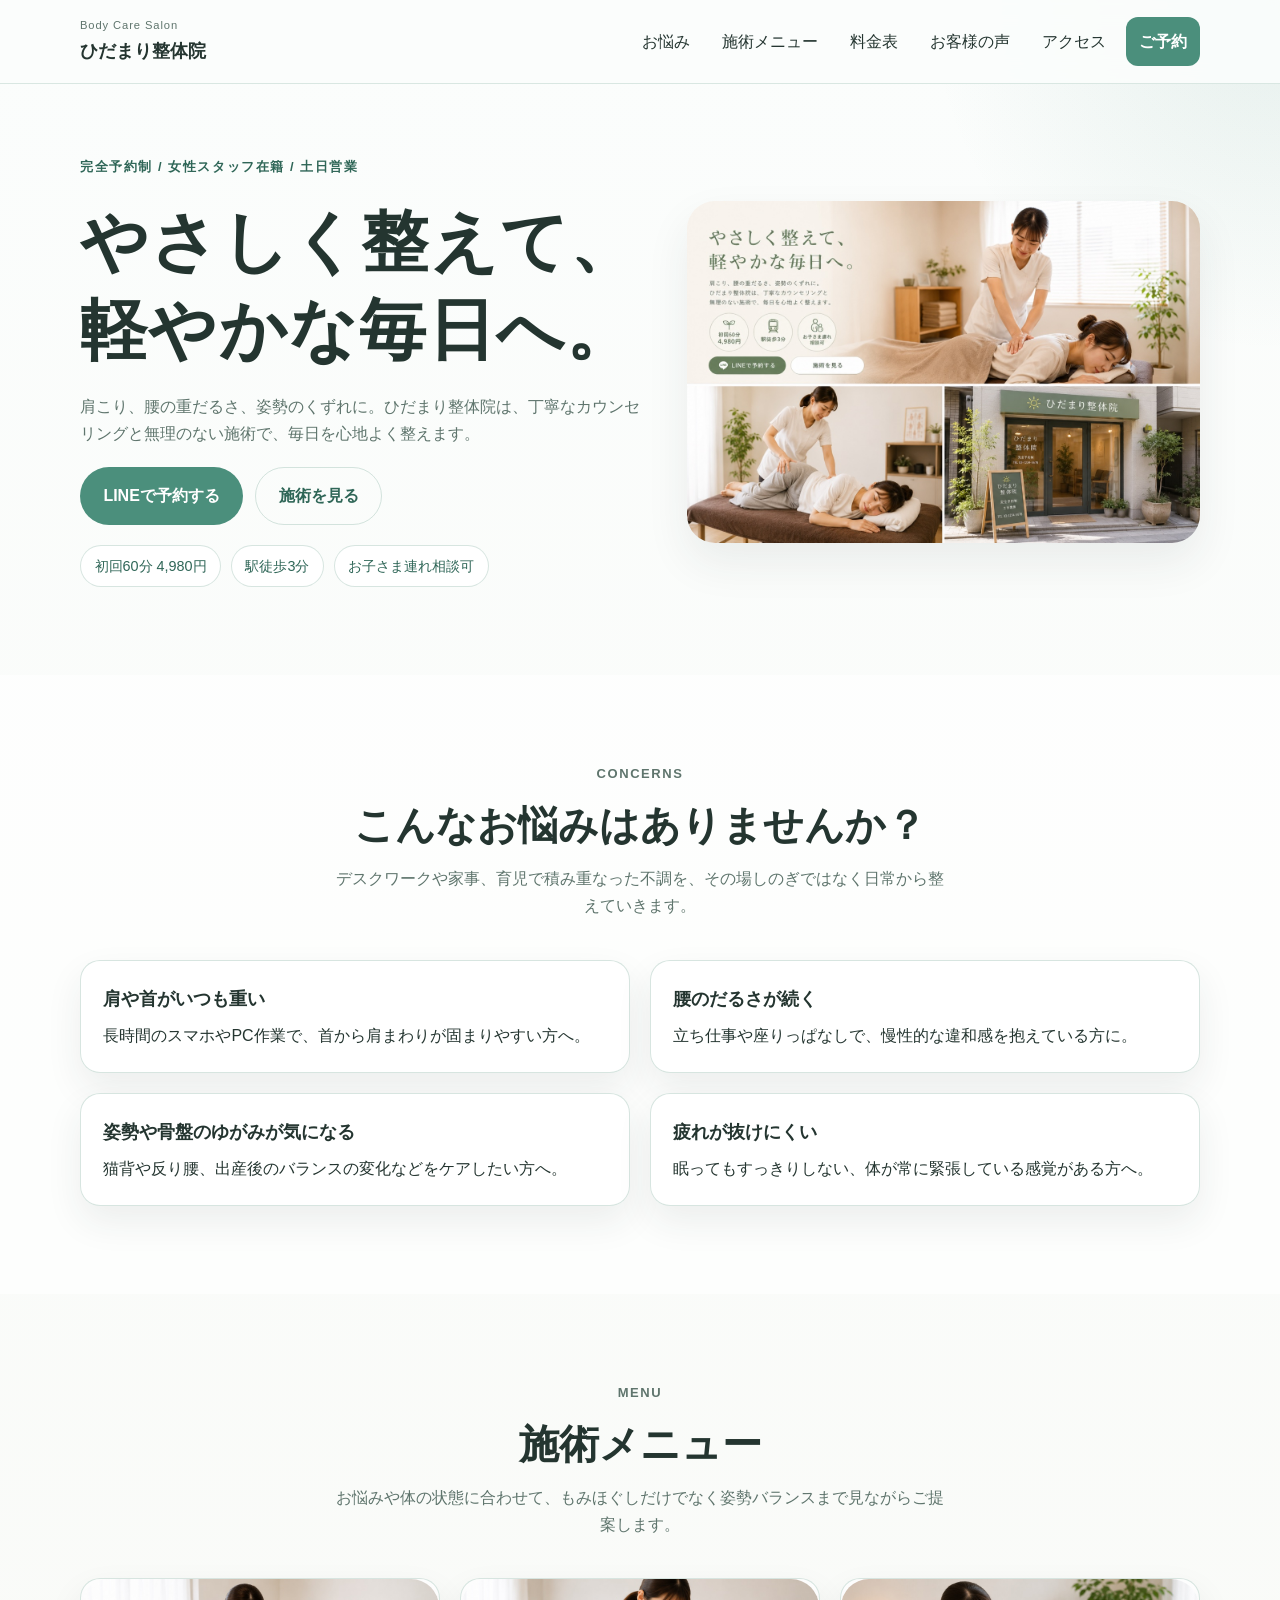
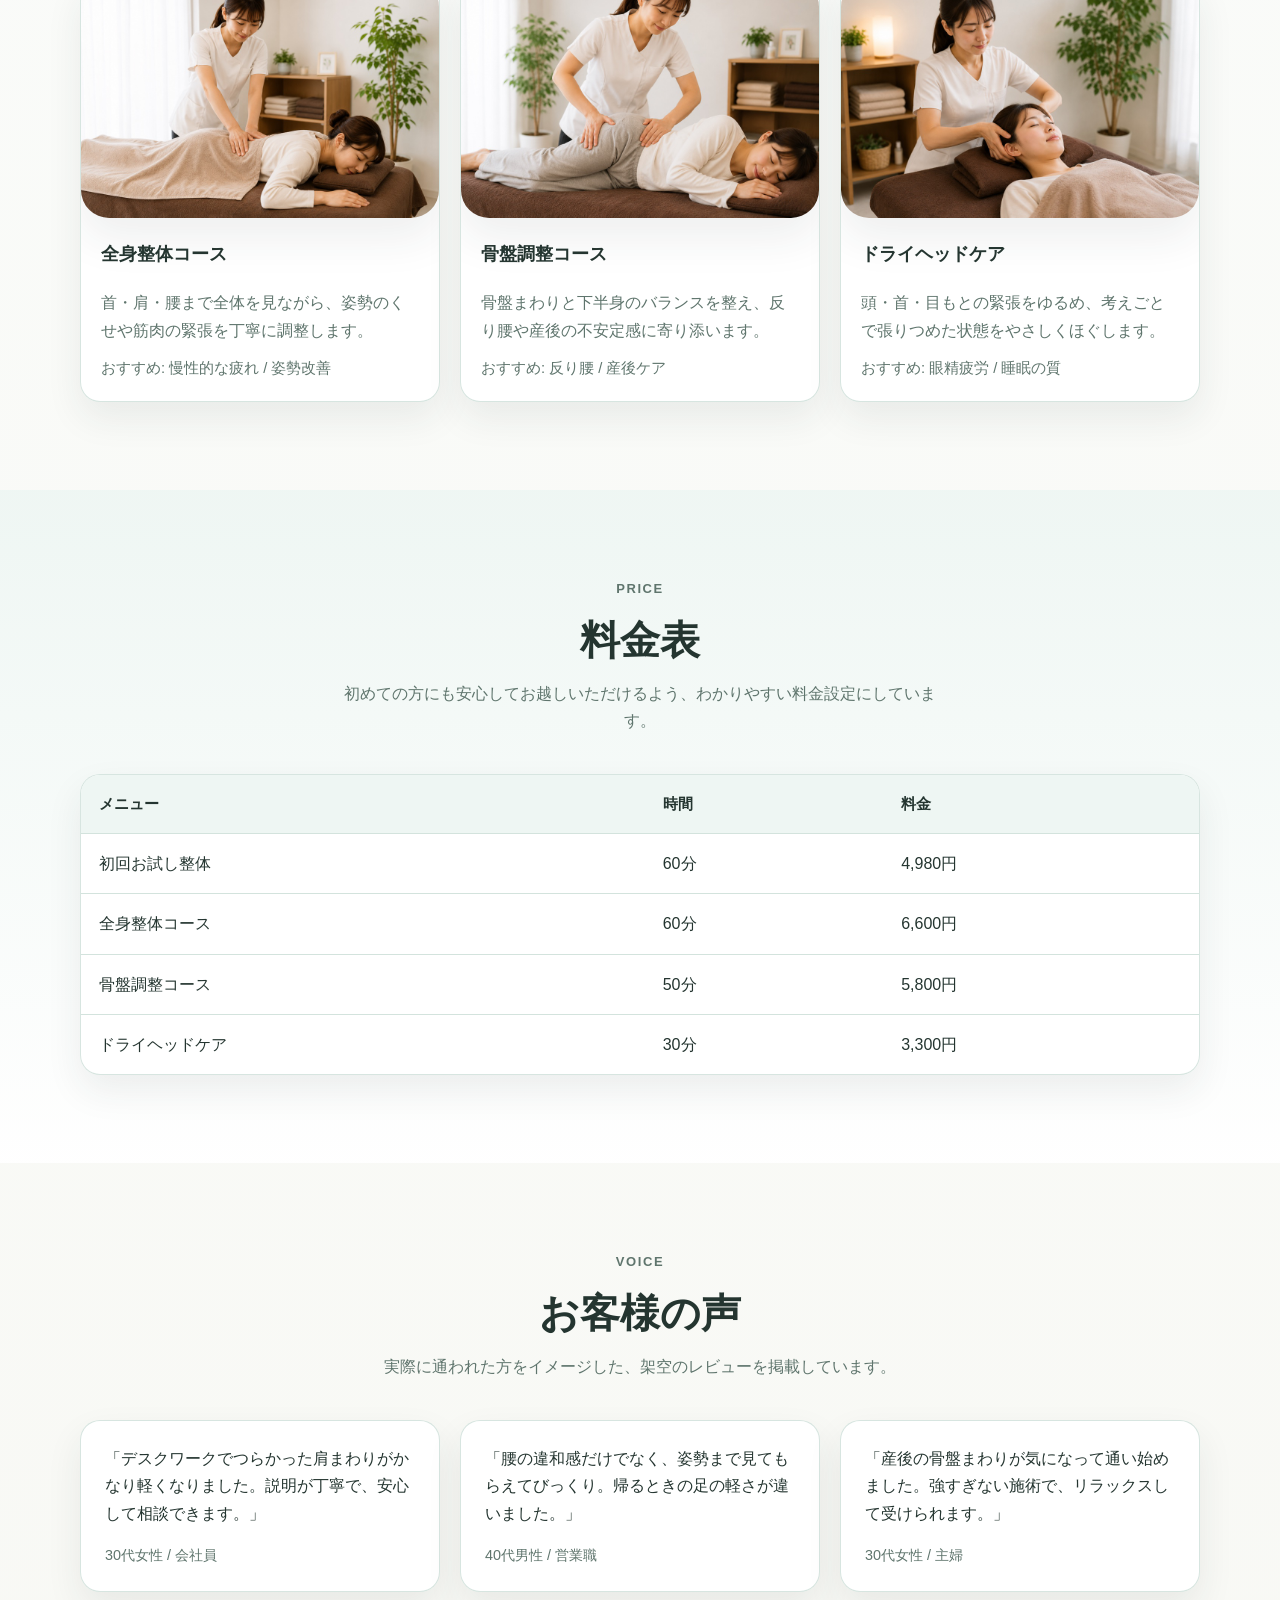
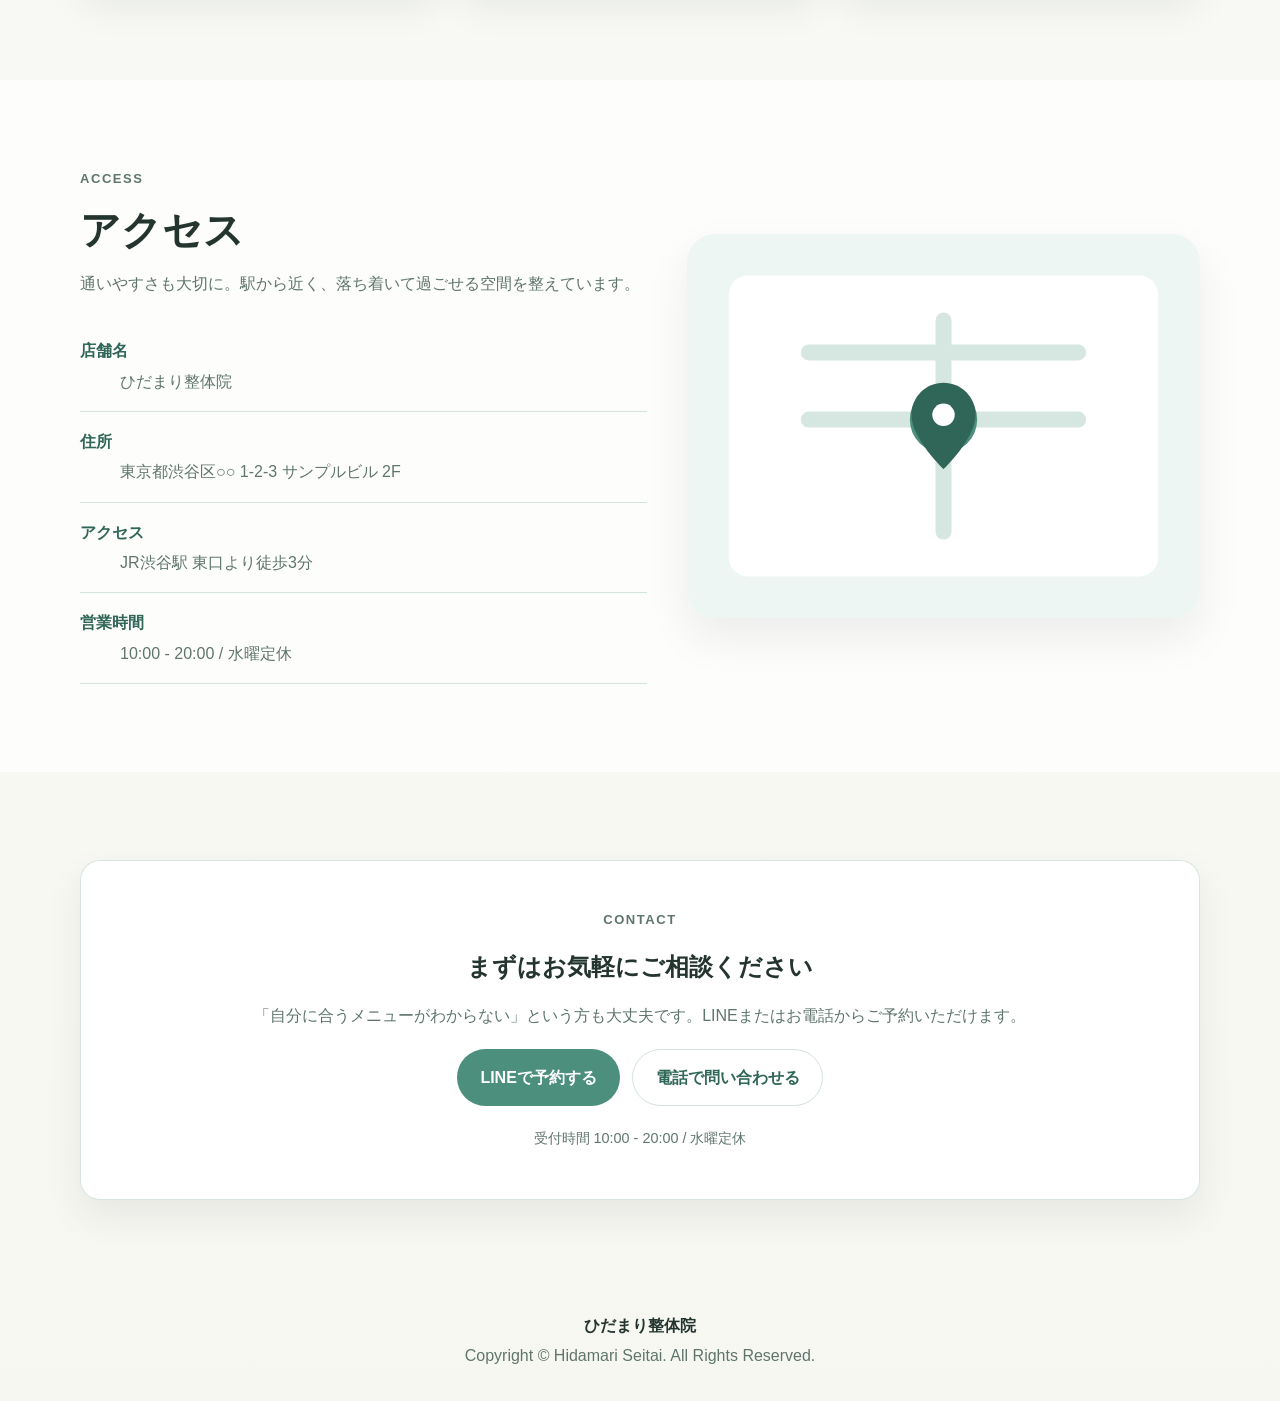
<file: index.html>
<!DOCTYPE html>
<html lang="ja">
  <head>
    <meta charset="UTF-8" />
    <meta name="viewport" content="width=device-width, initial-scale=1.0" />
    <meta name="theme-color" content="#fbfdfc" />
    <title>ひだまり整体院 | やさしく整えて、軽やかな毎日へ</title>
    <meta
      name="description"
      content="ひだまり整体院の架空サイトです。肩こり・腰痛・姿勢のお悩みに寄り添う、清潔感のある整体院のトップページを想定しています。"
    />
    <link rel="stylesheet" href="./outputs/style.css" />
  </head>
  <body>
    <a class="skip-link" href="#top">本文へ移動</a>
    <header class="site-header" data-header>
      <div class="container site-header__inner">
        <a class="site-logo" href="#top">
          <span class="site-logo__sub">Body Care Salon</span>
          <span class="site-logo__main">ひだまり整体院</span>
        </a>
        <button
          class="menu-toggle"
          type="button"
          aria-expanded="false"
          aria-controls="global-nav"
          data-menu-toggle
        >
          <span class="menu-toggle__line" aria-hidden="true"></span>
          <span class="menu-toggle__line" aria-hidden="true"></span>
          <span class="menu-toggle__line" aria-hidden="true"></span>
          <span class="sr-only" data-menu-label>メニューを開く</span>
        </button>
        <nav class="global-nav" id="global-nav" data-nav>
          <ul class="global-nav__list">
            <li><a href="#concerns">お悩み</a></li>
            <li><a href="#menu">施術メニュー</a></li>
            <li><a href="#price">料金表</a></li>
            <li><a href="#voices">お客様の声</a></li>
            <li><a href="#access">アクセス</a></li>
            <li><a class="button button--sm" href="#contact">ご予約</a></li>
          </ul>
        </nav>
      </div>
    </header>

    <main id="top">
      <section class="hero section">
        <div class="container hero__inner">
          <div class="hero__content">
            <p class="eyebrow">完全予約制 / 女性スタッフ在籍 / 土日営業</p>
            <h1>やさしく整えて、<br />軽やかな毎日へ。</h1>
            <p class="hero__lead">
              肩こり、腰の重だるさ、姿勢のくずれに。ひだまり整体院は、丁寧なカウンセリングと無理のない施術で、毎日を心地よく整えます。
            </p>
            <div class="hero__actions">
              <a class="button" href="#contact">LINEで予約する</a>
              <a class="button button--ghost" href="#menu">施術を見る</a>
            </div>
            <ul class="hero__badges">
              <li>初回60分 4,980円</li>
              <li>駅徒歩3分</li>
              <li>お子さま連れ相談可</li>
            </ul>
          </div>
          <div class="hero__visual">
            <img
              src="./outputs/assets/hero-photo.jpg"
              alt="整体師が施術している様子"
              width="1280"
              height="853"
              fetchpriority="high"
              decoding="async"
            />
          </div>
        </div>
      </section>

      <section class="section section--tint" id="concerns">
        <div class="container">
          <div class="section-heading">
            <p class="eyebrow">Concerns</p>
            <h2>こんなお悩みはありませんか？</h2>
            <p>
              デスクワークや家事、育児で積み重なった不調を、その場しのぎではなく日常から整えていきます。
            </p>
          </div>
          <div class="concerns-grid">
            <article class="info-card">
              <h3>肩や首がいつも重い</h3>
              <p>長時間のスマホやPC作業で、首から肩まわりが固まりやすい方へ。</p>
            </article>
            <article class="info-card">
              <h3>腰のだるさが続く</h3>
              <p>立ち仕事や座りっぱなしで、慢性的な違和感を抱えている方に。</p>
            </article>
            <article class="info-card">
              <h3>姿勢や骨盤のゆがみが気になる</h3>
              <p>猫背や反り腰、出産後のバランスの変化などをケアしたい方へ。</p>
            </article>
            <article class="info-card">
              <h3>疲れが抜けにくい</h3>
              <p>眠ってもすっきりしない、体が常に緊張している感覚がある方へ。</p>
            </article>
          </div>
        </div>
      </section>

      <section class="section" id="menu">
        <div class="container">
          <div class="section-heading">
            <p class="eyebrow">Menu</p>
            <h2>施術メニュー</h2>
            <p>
              お悩みや体の状態に合わせて、もみほぐしだけでなく姿勢バランスまで見ながらご提案します。
            </p>
          </div>
          <div class="menu-grid">
            <article class="menu-card">
              <img
                src="./outputs/assets/menu-full-body.jpg"
                alt="全身整体コースの施術風景"
                width="960"
                height="640"
                loading="lazy"
                decoding="async"
              />
              <div class="menu-card__body">
                <h3>全身整体コース</h3>
                <p>首・肩・腰まで全体を見ながら、姿勢のくせや筋肉の緊張を丁寧に調整します。</p>
                <p class="menu-card__meta">おすすめ: 慢性的な疲れ / 姿勢改善</p>
              </div>
            </article>
            <article class="menu-card">
              <img
                src="./outputs/assets/menu-pelvis.jpg"
                alt="骨盤調整コースの施術風景"
                width="960"
                height="640"
                loading="lazy"
                decoding="async"
              />
              <div class="menu-card__body">
                <h3>骨盤調整コース</h3>
                <p>骨盤まわりと下半身のバランスを整え、反り腰や産後の不安定感に寄り添います。</p>
                <p class="menu-card__meta">おすすめ: 反り腰 / 産後ケア</p>
              </div>
            </article>
            <article class="menu-card">
              <img
                src="./outputs/assets/menu-head-care.jpg"
                alt="ドライヘッドケアの施術風景"
                width="960"
                height="640"
                loading="lazy"
                decoding="async"
              />
              <div class="menu-card__body">
                <h3>ドライヘッドケア</h3>
                <p>頭・首・目もとの緊張をゆるめ、考えごとで張りつめた状態をやさしくほぐします。</p>
                <p class="menu-card__meta">おすすめ: 眼精疲労 / 睡眠の質</p>
              </div>
            </article>
          </div>
        </div>
      </section>

      <section class="section section--accent" id="price">
        <div class="container">
          <div class="section-heading">
            <p class="eyebrow">Price</p>
            <h2>料金表</h2>
            <p>初めての方にも安心してお越しいただけるよう、わかりやすい料金設定にしています。</p>
          </div>
          <div class="price-table-wrap">
            <table class="price-table">
              <thead>
                <tr>
                  <th scope="col">メニュー</th>
                  <th scope="col">時間</th>
                  <th scope="col">料金</th>
                </tr>
              </thead>
              <tbody>
                <tr>
                  <td>初回お試し整体</td>
                  <td>60分</td>
                  <td>4,980円</td>
                </tr>
                <tr>
                  <td>全身整体コース</td>
                  <td>60分</td>
                  <td>6,600円</td>
                </tr>
                <tr>
                  <td>骨盤調整コース</td>
                  <td>50分</td>
                  <td>5,800円</td>
                </tr>
                <tr>
                  <td>ドライヘッドケア</td>
                  <td>30分</td>
                  <td>3,300円</td>
                </tr>
              </tbody>
            </table>
          </div>
        </div>
      </section>

      <section class="section" id="voices">
        <div class="container">
          <div class="section-heading">
            <p class="eyebrow">Voice</p>
            <h2>お客様の声</h2>
            <p>実際に通われた方をイメージした、架空のレビューを掲載しています。</p>
          </div>
          <div class="voices-grid">
            <article class="voice-card">
              <p class="voice-card__text">
                「デスクワークでつらかった肩まわりがかなり軽くなりました。説明が丁寧で、安心して相談できます。」
              </p>
              <p class="voice-card__meta">30代女性 / 会社員</p>
            </article>
            <article class="voice-card">
              <p class="voice-card__text">
                「腰の違和感だけでなく、姿勢まで見てもらえてびっくり。帰るときの足の軽さが違いました。」
              </p>
              <p class="voice-card__meta">40代男性 / 営業職</p>
            </article>
            <article class="voice-card">
              <p class="voice-card__text">
                「産後の骨盤まわりが気になって通い始めました。強すぎない施術で、リラックスして受けられます。」
              </p>
              <p class="voice-card__meta">30代女性 / 主婦</p>
            </article>
          </div>
        </div>
      </section>

      <section class="section section--tint" id="access">
        <div class="container access">
          <div class="access__content">
            <div class="section-heading section-heading--left">
              <p class="eyebrow">Access</p>
              <h2>アクセス</h2>
              <p>通いやすさも大切に。駅から近く、落ち着いて過ごせる空間を整えています。</p>
            </div>
            <dl class="access-list">
              <div>
                <dt>店舗名</dt>
                <dd>ひだまり整体院</dd>
              </div>
              <div>
                <dt>住所</dt>
                <dd>東京都渋谷区○○ 1-2-3 サンプルビル 2F</dd>
              </div>
              <div>
                <dt>アクセス</dt>
                <dd>JR渋谷駅 東口より徒歩3分</dd>
              </div>
              <div>
                <dt>営業時間</dt>
                <dd>10:00 - 20:00 / 水曜定休</dd>
              </div>
            </dl>
          </div>
          <div class="access__map">
            <img
              src="./outputs/assets/placeholder-access.svg"
              alt="地図エリアのプレースホルダー"
              width="640"
              height="480"
              loading="lazy"
              decoding="async"
            />
          </div>
        </div>
      </section>

      <section class="section cta-section" id="contact">
        <div class="container">
          <div class="cta-panel">
            <p class="eyebrow">Contact</p>
            <h2>まずはお気軽にご相談ください</h2>
            <p>
              「自分に合うメニューがわからない」という方も大丈夫です。LINEまたはお電話からご予約いただけます。
            </p>
            <div class="cta-panel__actions">
              <a class="button" href="#" data-demo-contact="LINE">LINEで予約する</a>
              <a class="button button--ghost" href="#" data-demo-contact="電話">電話で問い合わせる</a>
            </div>
            <p class="cta-panel__note">受付時間 10:00 - 20:00 / 水曜定休</p>
          </div>
        </div>
      </section>
    </main>

    <footer class="site-footer">
      <div class="container site-footer__inner">
        <p class="site-footer__brand">ひだまり整体院</p>
        <p class="site-footer__copy">Copyright © Hidamari Seitai. All Rights Reserved.</p>
      </div>
    </footer>

    <script src="./outputs/script.js"></script>
  </body>
</html>
</file>
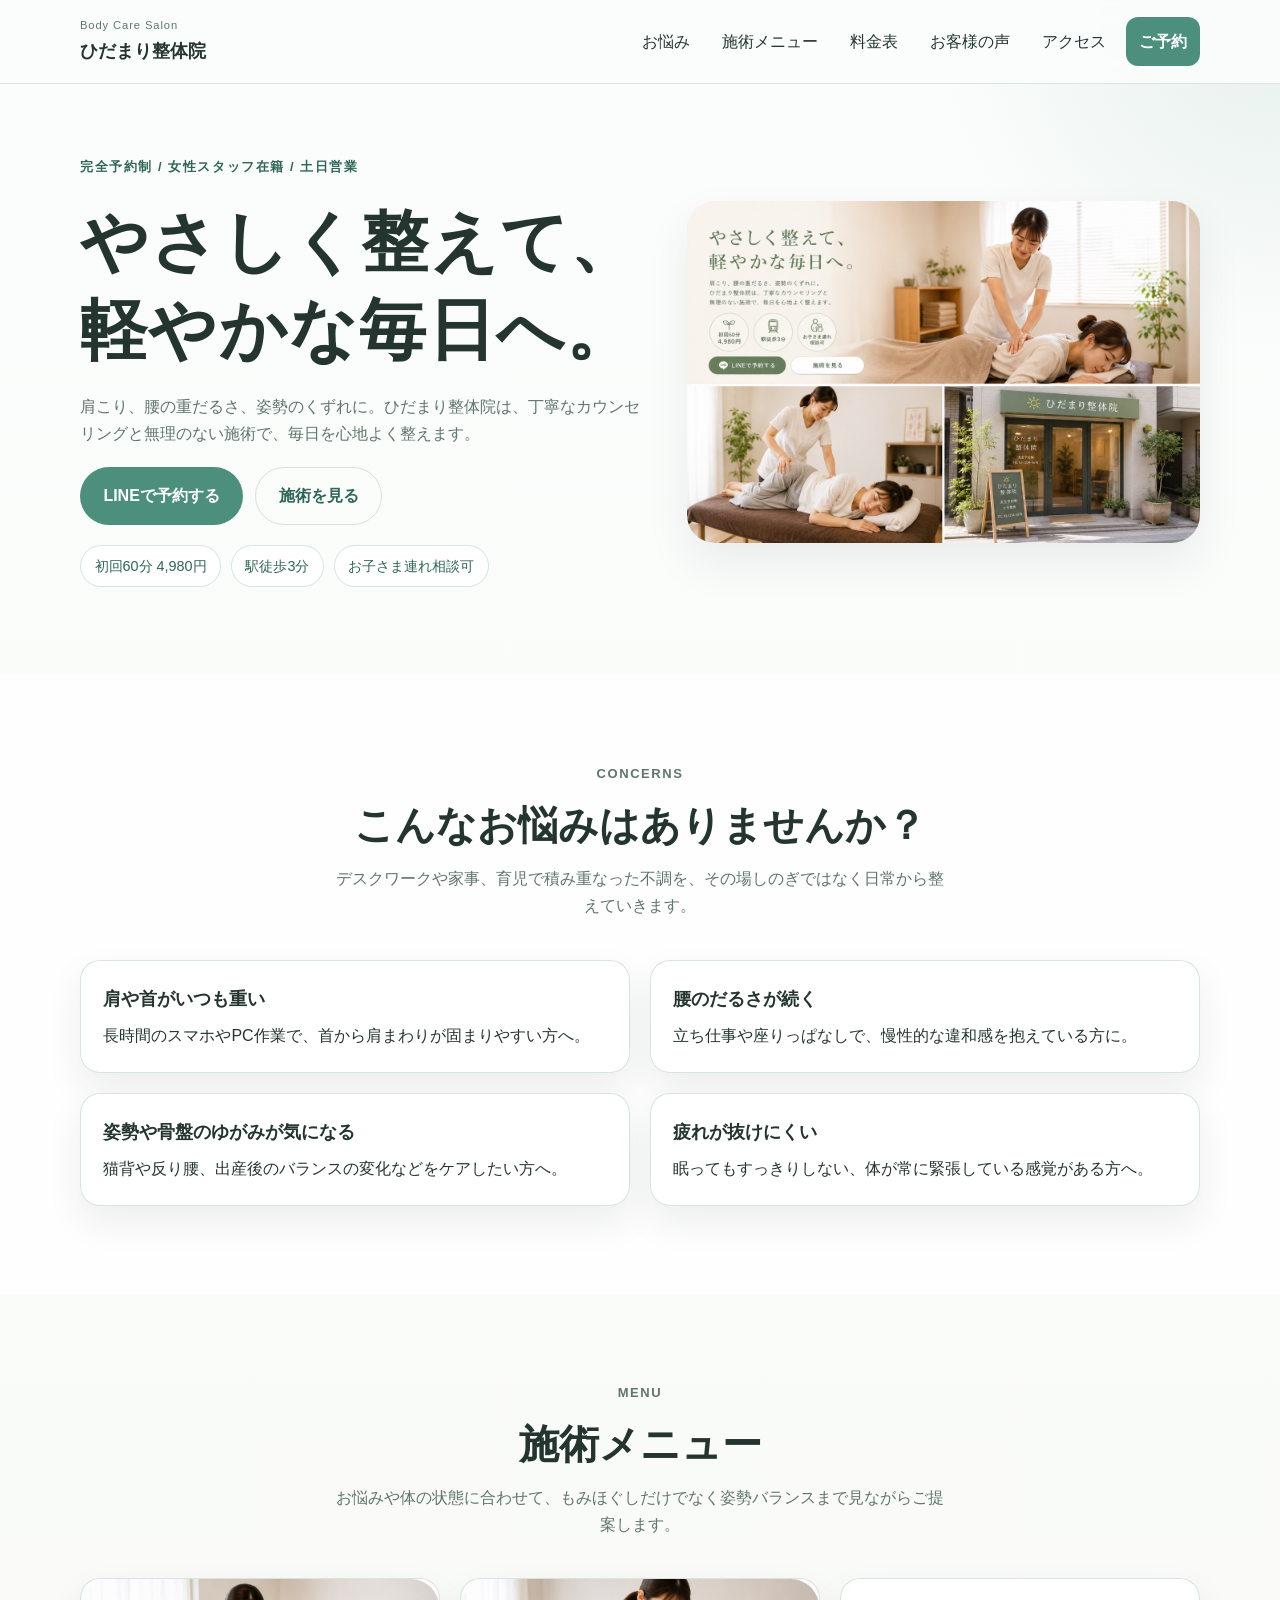
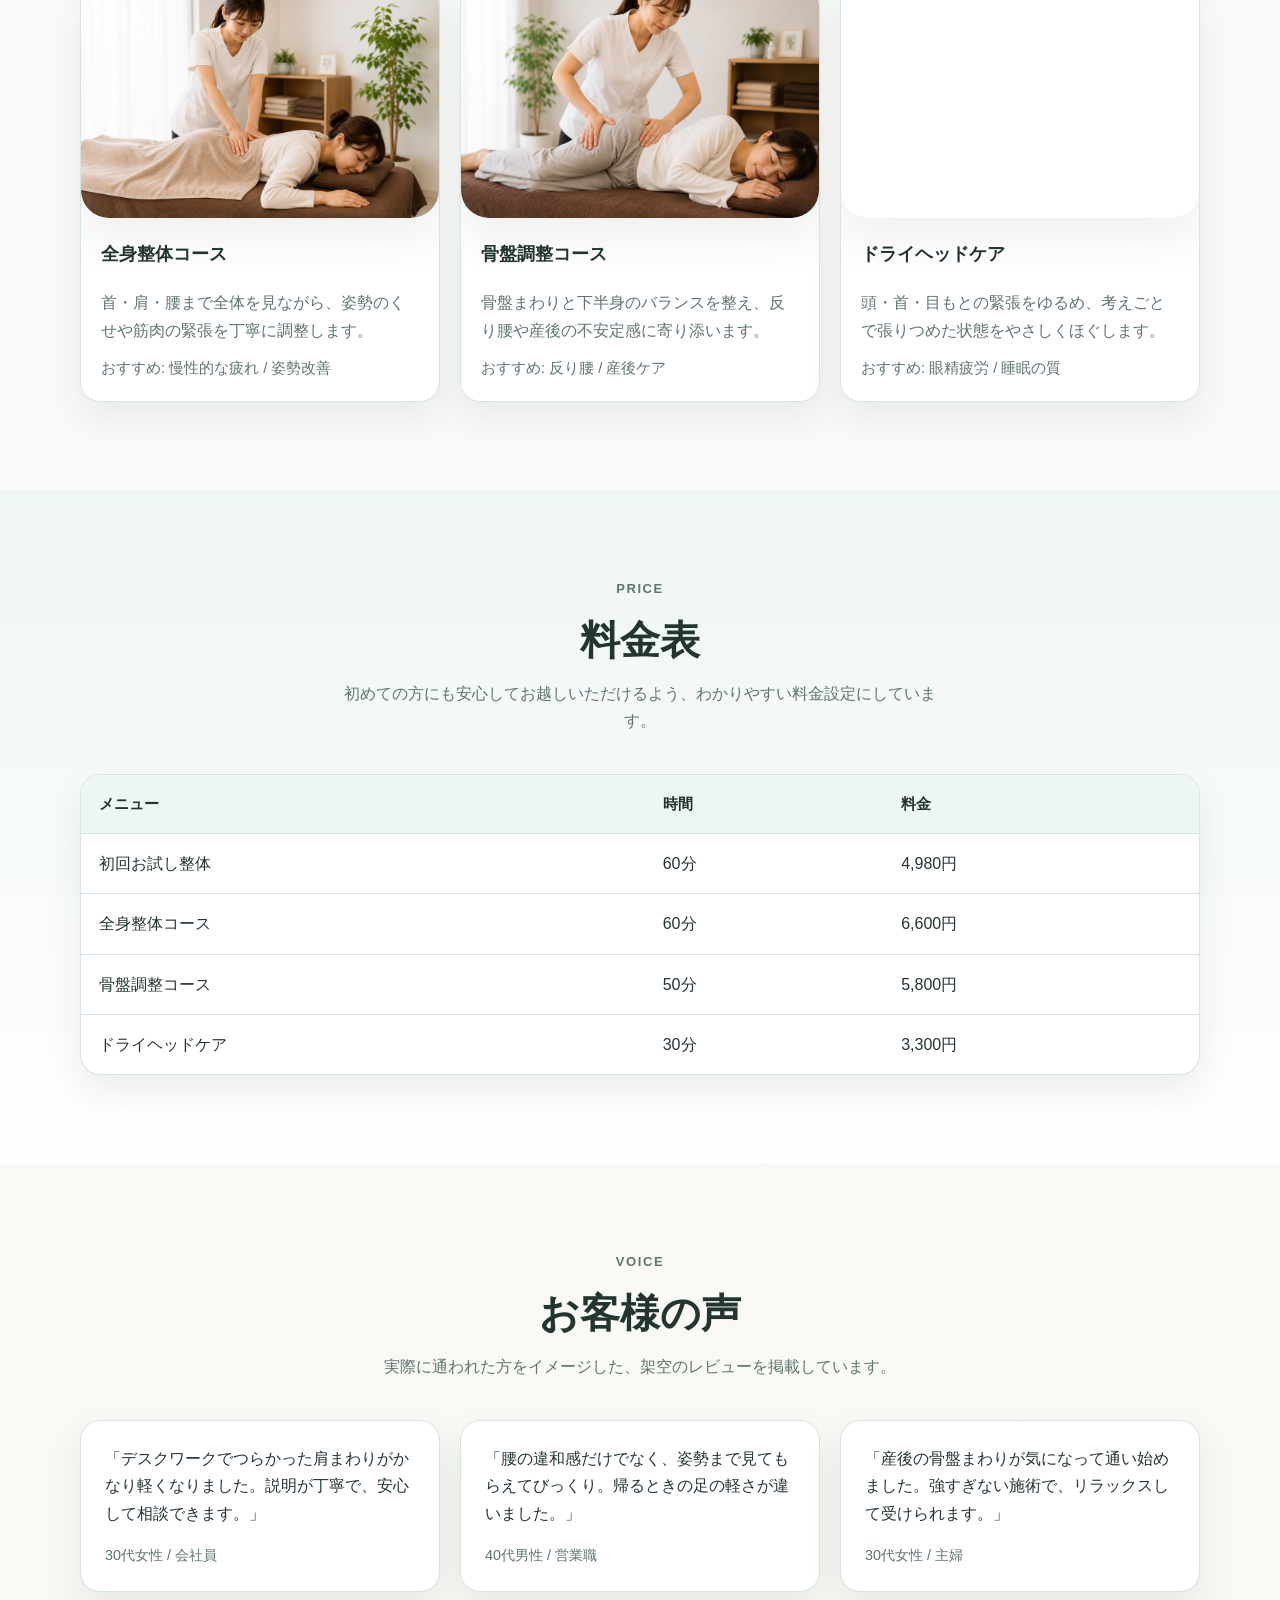
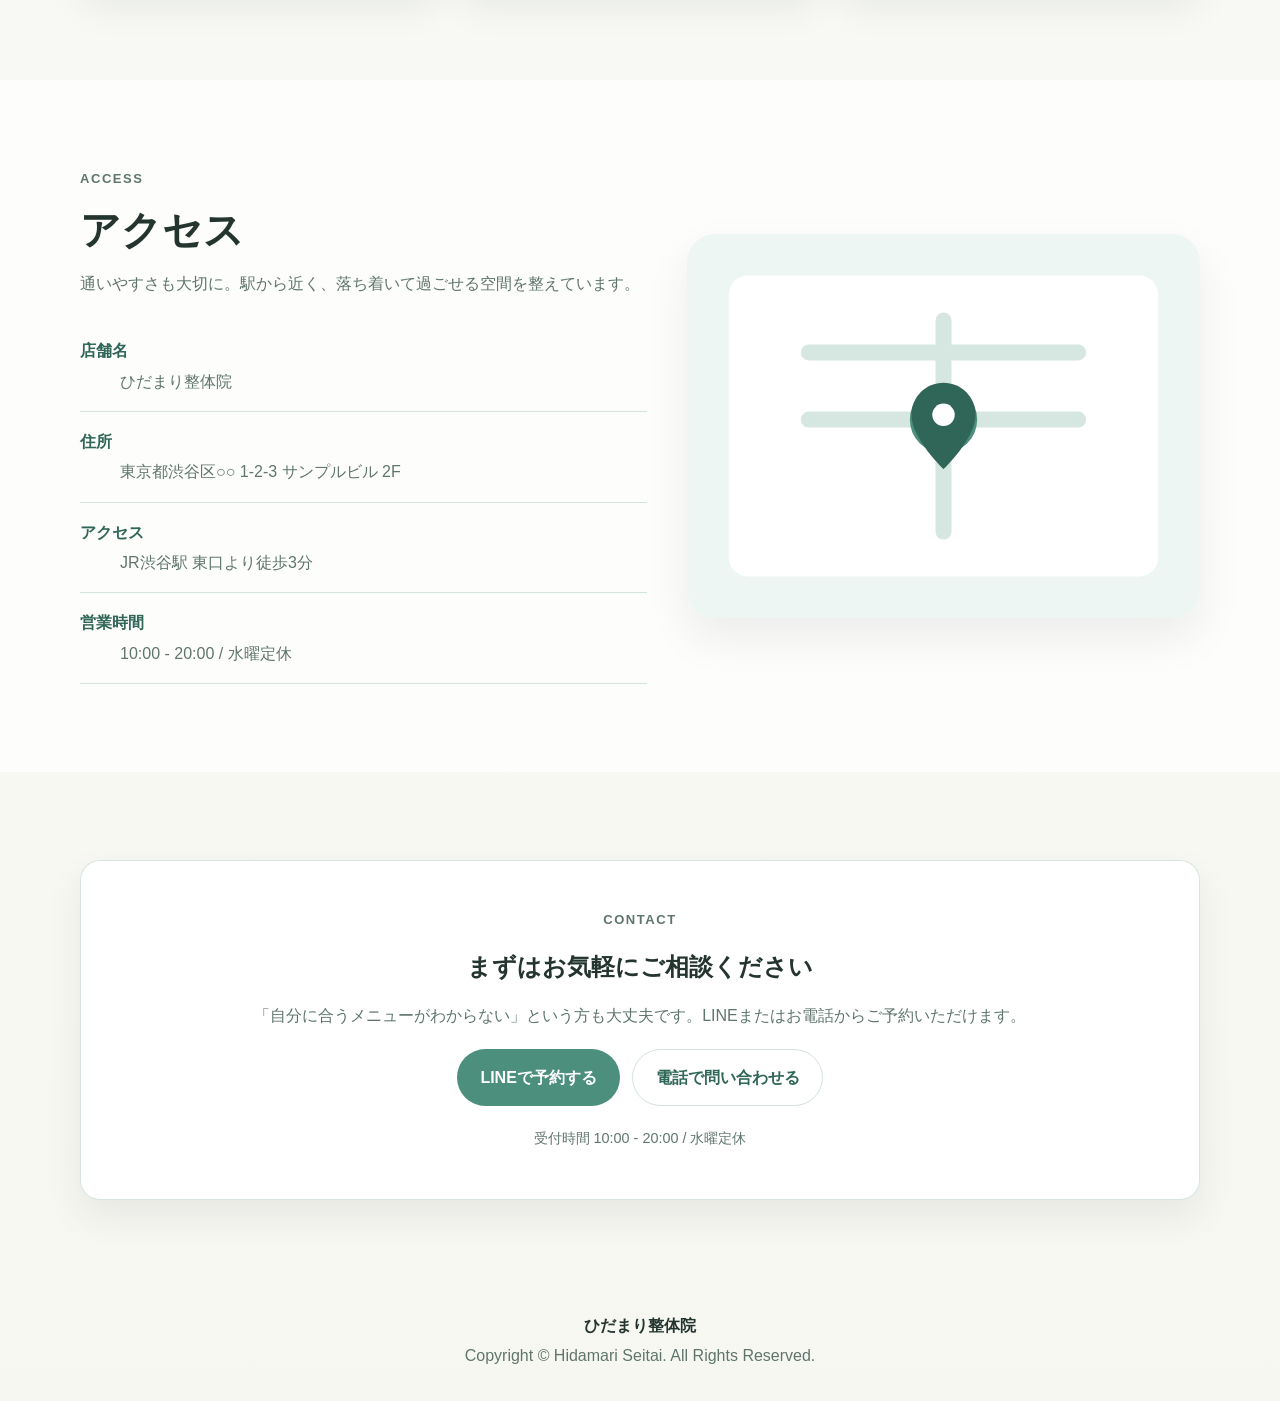
<file: outputs/index.html>
<!DOCTYPE html>
<html lang="ja">
  <head>
    <meta charset="UTF-8" />
    <meta name="viewport" content="width=device-width, initial-scale=1.0" />
    <meta name="theme-color" content="#fbfdfc" />
    <title>ひだまり整体院 | やさしく整えて、軽やかな毎日へ</title>
    <meta
      name="description"
      content="ひだまり整体院の架空サイトです。肩こり・腰痛・姿勢のお悩みに寄り添う、清潔感のある整体院のトップページを想定しています。"
    />
    <link rel="stylesheet" href="./style.css" />
  </head>
  <body>
    <a class="skip-link" href="#top">本文へ移動</a>
    <header class="site-header" data-header>
      <div class="container site-header__inner">
        <a class="site-logo" href="#top">
          <span class="site-logo__sub">Body Care Salon</span>
          <span class="site-logo__main">ひだまり整体院</span>
        </a>
        <button
          class="menu-toggle"
          type="button"
          aria-expanded="false"
          aria-controls="global-nav"
          data-menu-toggle
        >
          <span class="menu-toggle__line" aria-hidden="true"></span>
          <span class="menu-toggle__line" aria-hidden="true"></span>
          <span class="menu-toggle__line" aria-hidden="true"></span>
          <span class="sr-only" data-menu-label>メニューを開く</span>
        </button>
        <nav class="global-nav" id="global-nav" data-nav>
          <ul class="global-nav__list">
            <li><a href="#concerns">お悩み</a></li>
            <li><a href="#menu">施術メニュー</a></li>
            <li><a href="#price">料金表</a></li>
            <li><a href="#voices">お客様の声</a></li>
            <li><a href="#access">アクセス</a></li>
            <li><a class="button button--sm" href="#contact">ご予約</a></li>
          </ul>
        </nav>
      </div>
    </header>

    <main id="top">
      <section class="hero section">
        <div class="container hero__inner">
          <div class="hero__content">
            <p class="eyebrow">完全予約制 / 女性スタッフ在籍 / 土日営業</p>
            <h1>やさしく整えて、<br />軽やかな毎日へ。</h1>
            <p class="hero__lead">
              肩こり、腰の重だるさ、姿勢のくずれに。ひだまり整体院は、丁寧なカウンセリングと無理のない施術で、毎日を心地よく整えます。
            </p>
            <div class="hero__actions">
              <a class="button" href="#contact">LINEで予約する</a>
              <a class="button button--ghost" href="#menu">施術を見る</a>
            </div>
            <ul class="hero__badges">
              <li>初回60分 4,980円</li>
              <li>駅徒歩3分</li>
              <li>お子さま連れ相談可</li>
            </ul>
          </div>
          <div class="hero__visual">
            <img
              src="./assets/hero-photo.jpg"
              alt="整体師が施術している様子"
              width="1280"
              height="853"
              fetchpriority="high"
              decoding="async"
            />
          </div>
        </div>
      </section>

      <section class="section section--tint" id="concerns">
        <div class="container">
          <div class="section-heading">
            <p class="eyebrow">Concerns</p>
            <h2>こんなお悩みはありませんか？</h2>
            <p>
              デスクワークや家事、育児で積み重なった不調を、その場しのぎではなく日常から整えていきます。
            </p>
          </div>
          <div class="concerns-grid">
            <article class="info-card">
              <h3>肩や首がいつも重い</h3>
              <p>長時間のスマホやPC作業で、首から肩まわりが固まりやすい方へ。</p>
            </article>
            <article class="info-card">
              <h3>腰のだるさが続く</h3>
              <p>立ち仕事や座りっぱなしで、慢性的な違和感を抱えている方に。</p>
            </article>
            <article class="info-card">
              <h3>姿勢や骨盤のゆがみが気になる</h3>
              <p>猫背や反り腰、出産後のバランスの変化などをケアしたい方へ。</p>
            </article>
            <article class="info-card">
              <h3>疲れが抜けにくい</h3>
              <p>眠ってもすっきりしない、体が常に緊張している感覚がある方へ。</p>
            </article>
          </div>
        </div>
      </section>

      <section class="section" id="menu">
        <div class="container">
          <div class="section-heading">
            <p class="eyebrow">Menu</p>
            <h2>施術メニュー</h2>
            <p>
              お悩みや体の状態に合わせて、もみほぐしだけでなく姿勢バランスまで見ながらご提案します。
            </p>
          </div>
          <div class="menu-grid">
            <article class="menu-card">
              <img
                src="./assets/menu-full-body.jpg"
                alt="全身整体コースの施術風景"
                width="960"
                height="640"
                loading="lazy"
                decoding="async"
              />
              <div class="menu-card__body">
                <h3>全身整体コース</h3>
                <p>首・肩・腰まで全体を見ながら、姿勢のくせや筋肉の緊張を丁寧に調整します。</p>
                <p class="menu-card__meta">おすすめ: 慢性的な疲れ / 姿勢改善</p>
              </div>
            </article>
            <article class="menu-card">
              <img
                src="./assets/menu-pelvis.jpg"
                alt="骨盤調整コースの施術風景"
                width="960"
                height="640"
                loading="lazy"
                decoding="async"
              />
              <div class="menu-card__body">
                <h3>骨盤調整コース</h3>
                <p>骨盤まわりと下半身のバランスを整え、反り腰や産後の不安定感に寄り添います。</p>
                <p class="menu-card__meta">おすすめ: 反り腰 / 産後ケア</p>
              </div>
            </article>
            <article class="menu-card">
              <img
                src="./assets/menu-head-care.jpg"
                alt="ドライヘッドケアの施術風景"
                width="960"
                height="640"
                loading="lazy"
                decoding="async"
              />
              <div class="menu-card__body">
                <h3>ドライヘッドケア</h3>
                <p>頭・首・目もとの緊張をゆるめ、考えごとで張りつめた状態をやさしくほぐします。</p>
                <p class="menu-card__meta">おすすめ: 眼精疲労 / 睡眠の質</p>
              </div>
            </article>
          </div>
        </div>
      </section>

      <section class="section section--accent" id="price">
        <div class="container">
          <div class="section-heading">
            <p class="eyebrow">Price</p>
            <h2>料金表</h2>
            <p>初めての方にも安心してお越しいただけるよう、わかりやすい料金設定にしています。</p>
          </div>
          <div class="price-table-wrap">
            <table class="price-table">
              <thead>
                <tr>
                  <th scope="col">メニュー</th>
                  <th scope="col">時間</th>
                  <th scope="col">料金</th>
                </tr>
              </thead>
              <tbody>
                <tr>
                  <td>初回お試し整体</td>
                  <td>60分</td>
                  <td>4,980円</td>
                </tr>
                <tr>
                  <td>全身整体コース</td>
                  <td>60分</td>
                  <td>6,600円</td>
                </tr>
                <tr>
                  <td>骨盤調整コース</td>
                  <td>50分</td>
                  <td>5,800円</td>
                </tr>
                <tr>
                  <td>ドライヘッドケア</td>
                  <td>30分</td>
                  <td>3,300円</td>
                </tr>
              </tbody>
            </table>
          </div>
        </div>
      </section>

      <section class="section" id="voices">
        <div class="container">
          <div class="section-heading">
            <p class="eyebrow">Voice</p>
            <h2>お客様の声</h2>
            <p>実際に通われた方をイメージした、架空のレビューを掲載しています。</p>
          </div>
          <div class="voices-grid">
            <article class="voice-card">
              <p class="voice-card__text">
                「デスクワークでつらかった肩まわりがかなり軽くなりました。説明が丁寧で、安心して相談できます。」
              </p>
              <p class="voice-card__meta">30代女性 / 会社員</p>
            </article>
            <article class="voice-card">
              <p class="voice-card__text">
                「腰の違和感だけでなく、姿勢まで見てもらえてびっくり。帰るときの足の軽さが違いました。」
              </p>
              <p class="voice-card__meta">40代男性 / 営業職</p>
            </article>
            <article class="voice-card">
              <p class="voice-card__text">
                「産後の骨盤まわりが気になって通い始めました。強すぎない施術で、リラックスして受けられます。」
              </p>
              <p class="voice-card__meta">30代女性 / 主婦</p>
            </article>
          </div>
        </div>
      </section>

      <section class="section section--tint" id="access">
        <div class="container access">
          <div class="access__content">
            <div class="section-heading section-heading--left">
              <p class="eyebrow">Access</p>
              <h2>アクセス</h2>
              <p>通いやすさも大切に。駅から近く、落ち着いて過ごせる空間を整えています。</p>
            </div>
            <dl class="access-list">
              <div>
                <dt>店舗名</dt>
                <dd>ひだまり整体院</dd>
              </div>
              <div>
                <dt>住所</dt>
                <dd>東京都渋谷区○○ 1-2-3 サンプルビル 2F</dd>
              </div>
              <div>
                <dt>アクセス</dt>
                <dd>JR渋谷駅 東口より徒歩3分</dd>
              </div>
              <div>
                <dt>営業時間</dt>
                <dd>10:00 - 20:00 / 水曜定休</dd>
              </div>
            </dl>
          </div>
          <div class="access__map">
            <img
              src="./assets/placeholder-access.svg"
              alt="地図エリアのプレースホルダー"
              width="640"
              height="480"
              loading="lazy"
              decoding="async"
            />
          </div>
        </div>
      </section>

      <section class="section cta-section" id="contact">
        <div class="container">
          <div class="cta-panel">
            <p class="eyebrow">Contact</p>
            <h2>まずはお気軽にご相談ください</h2>
            <p>
              「自分に合うメニューがわからない」という方も大丈夫です。LINEまたはお電話からご予約いただけます。
            </p>
            <div class="cta-panel__actions">
              <a class="button" href="#" data-demo-contact="LINE">LINEで予約する</a>
              <a class="button button--ghost" href="#" data-demo-contact="電話">電話で問い合わせる</a>
            </div>
            <p class="cta-panel__note">受付時間 10:00 - 20:00 / 水曜定休</p>
          </div>
        </div>
      </section>
    </main>

    <footer class="site-footer">
      <div class="container site-footer__inner">
        <p class="site-footer__brand">ひだまり整体院</p>
        <p class="site-footer__copy">Copyright © Hidamari Seitai. All Rights Reserved.</p>
      </div>
    </footer>

    <script src="./script.js"></script>
  </body>
</html>
</file>
<file: outputs/style.css>
:root {
  --color-base: #f7f7f2;
  --color-surface: #ffffff;
  --color-surface-soft: #eef6f3;
  --color-border: #d3e3dd;
  --color-text: #243530;
  --color-text-muted: #5f756d;
  --color-accent: #4b8f7c;
  --color-accent-dark: #2f6657;
  --color-shadow: rgba(36, 53, 48, 0.08);
  --font-base: "Hiragino Sans", "Yu Gothic", "YuGothic", sans-serif;
  --radius-sm: 0.75rem;
  --radius-md: 1.25rem;
  --radius-lg: 1.75rem;
  --container: 1120px;
  --space-xs: 0.5rem;
  --space-sm: 0.875rem;
  --space-md: 1.25rem;
  --space-lg: 1.75rem;
  --space-xl: 2.5rem;
  --space-2xl: 4rem;
}

*,
*::before,
*::after {
  box-sizing: border-box;
}

html {
  scroll-behavior: smooth;
  scroll-padding-top: 5.5rem;
}

body {
  margin: 0;
  font-family: var(--font-base);
  color: var(--color-text);
  background:
    radial-gradient(circle at top right, rgba(75, 143, 124, 0.12), transparent 22rem),
    linear-gradient(180deg, #fbfdfc 0%, var(--color-base) 100%);
  line-height: 1.7;
}

img {
  display: block;
  max-width: 100%;
  height: auto;
}

a {
  color: inherit;
  text-decoration: none;
}

button {
  font: inherit;
}

:focus-visible {
  outline: 3px solid rgba(47, 102, 87, 0.45);
  outline-offset: 3px;
}

h1,
h2,
h3,
p,
ul,
dl {
  margin: 0;
}

ul {
  padding: 0;
  list-style: none;
}

.sr-only {
  position: absolute;
  width: 1px;
  height: 1px;
  padding: 0;
  margin: -1px;
  overflow: hidden;
  clip: rect(0, 0, 0, 0);
  white-space: nowrap;
  border: 0;
}

.skip-link {
  position: fixed;
  top: 0.75rem;
  left: 0.75rem;
  z-index: 100;
  padding: 0.65rem 1rem;
  border-radius: var(--radius-sm);
  background-color: var(--color-accent-dark);
  color: #fff;
  font-weight: 700;
  transform: translateY(-150%);
  transition: transform 0.2s ease;
}

.skip-link:focus {
  transform: translateY(0);
}

.container {
  width: min(100% - 1.5rem, var(--container));
  margin-inline: auto;
}

.section {
  padding: var(--space-2xl) 0;
}

.section--tint {
  background-color: rgba(255, 255, 255, 0.72);
}

.section--accent {
  background: linear-gradient(180deg, rgba(238, 246, 243, 0.95), rgba(255, 255, 255, 0.95));
}

.section-heading {
  display: grid;
  gap: var(--space-sm);
  max-width: 38rem;
  margin: 0 auto var(--space-xl);
  text-align: center;
}

.section-heading--left {
  margin-inline: 0;
  text-align: left;
}

.eyebrow {
  color: var(--color-accent-dark);
  font-size: 0.8125rem;
  font-weight: 700;
  letter-spacing: 0.12em;
  text-transform: uppercase;
}

.section-heading h2,
.hero h1,
.cta-panel h2 {
  line-height: 1.3;
}

.section-heading h2 {
  font-size: clamp(1.8rem, 4vw, 2.5rem);
}

.section-heading p,
.hero__lead,
.menu-card__body p,
.voice-card__meta,
.access-list,
.cta-panel p {
  color: var(--color-text-muted);
}

.button {
  display: inline-flex;
  align-items: center;
  justify-content: center;
  min-height: 3.25rem;
  padding: 0.875rem 1.4rem;
  border: 1px solid transparent;
  border-radius: 999px;
  background-color: var(--color-accent);
  color: #fff;
  font-weight: 700;
  transition:
    background-color 0.25s ease,
    color 0.25s ease,
    border-color 0.25s ease,
    transform 0.25s ease;
}

.button:hover,
.button:focus-visible {
  background-color: var(--color-accent-dark);
  transform: translateY(-1px);
}

.button--ghost {
  border-color: var(--color-border);
  background-color: transparent;
  color: var(--color-accent-dark);
}

.button--ghost:hover,
.button--ghost:focus-visible {
  border-color: var(--color-accent-dark);
  background-color: rgba(75, 143, 124, 0.08);
}

.button--sm {
  min-height: 2.6rem;
  padding-inline: 1rem;
}

.site-header {
  position: sticky;
  top: 0;
  z-index: 20;
  backdrop-filter: blur(12px);
  background-color: rgba(251, 253, 252, 0.9);
  border-bottom: 1px solid rgba(211, 227, 221, 0.85);
}

.site-header__inner {
  display: flex;
  align-items: center;
  justify-content: space-between;
  min-height: 4.5rem;
  gap: var(--space-md);
}

.site-logo {
  display: grid;
  gap: 0.1rem;
}

.site-logo__sub {
  font-size: 0.7rem;
  letter-spacing: 0.08em;
  color: var(--color-text-muted);
}

.site-logo__main {
  font-size: 1.1rem;
  font-weight: 700;
}

.menu-toggle {
  display: inline-grid;
  place-content: center;
  gap: 0.3rem;
  width: 2.75rem;
  height: 2.75rem;
  padding: 0.5rem;
  border: 0;
  border-radius: 50%;
  background: transparent;
  cursor: pointer;
}

.menu-toggle__line {
  width: 1.5rem;
  height: 2px;
  border-radius: 999px;
  background-color: var(--color-text);
  transition:
    opacity 0.2s ease,
    transform 0.2s ease;
}

.menu-toggle[aria-expanded="true"] .menu-toggle__line:nth-child(1) {
  transform: translateY(0.45rem) rotate(45deg);
}

.menu-toggle[aria-expanded="true"] .menu-toggle__line:nth-child(2) {
  opacity: 0;
}

.menu-toggle[aria-expanded="true"] .menu-toggle__line:nth-child(3) {
  transform: translateY(-0.45rem) rotate(-45deg);
}

.global-nav {
  position: absolute;
  top: calc(100% + 1px);
  left: 0;
  right: 0;
  padding: 0 0.75rem 0.9rem;
  opacity: 0;
  visibility: hidden;
  pointer-events: none;
  transform: translateY(-0.5rem);
  transition:
    opacity 0.25s ease,
    transform 0.25s ease,
    visibility 0s linear 0.25s;
}

.global-nav.is-open {
  opacity: 1;
  visibility: visible;
  pointer-events: auto;
  transform: translateY(0);
  transition-delay: 0s;
}

.global-nav__list {
  display: grid;
  gap: 0.5rem;
  padding: 0.9rem;
  border: 1px solid var(--color-border);
  border-radius: var(--radius-md);
  background-color: rgba(255, 255, 255, 0.98);
  box-shadow: 0 18px 40px var(--color-shadow);
}

.global-nav a {
  display: block;
  padding: 0.6rem 0.75rem;
  border-radius: var(--radius-sm);
}

.global-nav a:hover,
.global-nav a:focus-visible {
  background-color: var(--color-surface-soft);
}

.hero {
  padding-top: var(--space-xl);
}

.hero__inner {
  display: grid;
  gap: var(--space-xl);
  align-items: center;
}

.hero__content {
  display: grid;
  gap: var(--space-md);
}

.hero h1 {
  font-size: clamp(2.1rem, 7vw, 4.2rem);
  letter-spacing: 0.02em;
}

.hero__actions {
  display: flex;
  flex-direction: column;
  gap: 0.75rem;
}

.hero__badges {
  display: flex;
  flex-wrap: wrap;
  gap: 0.6rem;
}

.hero__badges li {
  padding: 0.5rem 0.85rem;
  border-radius: 999px;
  background-color: rgba(255, 255, 255, 0.85);
  color: var(--color-accent-dark);
  font-size: 0.9rem;
  border: 1px solid rgba(211, 227, 221, 0.9);
}

.hero__visual img,
.menu-card img,
.access__map img {
  width: 100%;
  border-radius: var(--radius-lg);
  box-shadow: 0 20px 44px var(--color-shadow);
}

.menu-card img {
  aspect-ratio: 3 / 2;
  object-fit: cover;
}

.concerns-grid,
.menu-grid,
.voices-grid {
  display: grid;
  gap: var(--space-md);
}

.info-card,
.menu-card,
.voice-card,
.cta-panel,
.price-table-wrap {
  background-color: rgba(255, 255, 255, 0.95);
  border: 1px solid rgba(211, 227, 221, 0.9);
  border-radius: var(--radius-md);
  box-shadow: 0 16px 36px var(--color-shadow);
}

.info-card {
  padding: 1.4rem;
}

.info-card h3,
.menu-card h3 {
  margin-bottom: 0.5rem;
  font-size: 1.15rem;
}

.menu-card {
  overflow: hidden;
}

.menu-card__body {
  display: grid;
  gap: 0.75rem;
  padding: 1.25rem;
}

.menu-card__meta {
  font-size: 0.92rem;
  color: var(--color-accent-dark);
}

.price-table {
  width: 100%;
  border-collapse: collapse;
  min-width: 34rem;
}

.price-table-wrap {
  overflow-x: auto;
  -webkit-overflow-scrolling: touch;
}

.price-table th,
.price-table td {
  padding: 1rem 1.1rem;
  text-align: left;
  border-bottom: 1px solid var(--color-border);
}

.price-table th {
  background-color: var(--color-surface-soft);
  font-size: 0.95rem;
}

.price-table tbody tr:last-child td {
  border-bottom: 0;
}

.voice-card {
  padding: 1.5rem;
}

.voice-card__text {
  margin-bottom: 1rem;
  font-size: 1rem;
}

.voice-card__meta {
  font-size: 0.9rem;
}

.access {
  display: grid;
  gap: var(--space-xl);
  align-items: center;
}

.access-list {
  display: grid;
  gap: 1rem;
}

.access-list div {
  padding-bottom: 1rem;
  border-bottom: 1px solid var(--color-border);
}

.access-list dt {
  margin-bottom: 0.2rem;
  font-weight: 700;
  color: var(--color-accent-dark);
}

.cta-section {
  padding-top: 0;
}

.cta-panel {
  display: grid;
  gap: var(--space-md);
  padding: clamp(1.5rem, 5vw, 3rem);
  text-align: center;
}

.cta-panel__actions {
  display: flex;
  flex-direction: column;
  gap: 0.75rem;
}

.cta-panel__note {
  font-size: 0.9rem;
}

.site-footer {
  padding: 1.5rem 0 2rem;
}

.site-footer__inner {
  display: grid;
  gap: 0.2rem;
  justify-items: center;
  color: var(--color-text-muted);
  text-align: center;
}

.site-footer__brand {
  font-weight: 700;
  color: var(--color-text);
}

body.is-menu-open {
  overflow: hidden;
}

@media (min-width: 768px) {
  .section {
    padding: 5.5rem 0;
  }

  .menu-toggle {
    display: none;
  }

  .global-nav {
    position: static;
    padding: 0;
    opacity: 1;
    visibility: visible;
    pointer-events: auto;
    transform: none;
  }

  .global-nav__list {
    display: flex;
    align-items: center;
    gap: 0.2rem;
    padding: 0;
    border: 0;
    background: transparent;
    box-shadow: none;
  }

  .hero__inner,
  .access {
    grid-template-columns: minmax(0, 1.05fr) minmax(0, 0.95fr);
  }

  .hero__actions,
  .cta-panel__actions {
    flex-direction: row;
    flex-wrap: wrap;
  }

  .concerns-grid {
    grid-template-columns: repeat(2, minmax(0, 1fr));
  }

  .menu-grid,
  .voices-grid {
    grid-template-columns: repeat(3, minmax(0, 1fr));
  }

  .cta-panel {
    justify-items: center;
  }
}

@media (prefers-reduced-motion: reduce) {
  html {
    scroll-behavior: auto;
  }

  *,
  *::before,
  *::after {
    scroll-behavior: auto !important;
    transition-duration: 0.01ms !important;
    transition-delay: 0ms !important;
  }
}

@media (min-width: 1024px) {
  .hero {
    padding-top: 4.5rem;
  }

  .site-header__inner {
    min-height: 5.2rem;
  }

  .global-nav__list {
    gap: 0.5rem;
  }
}
</file>
